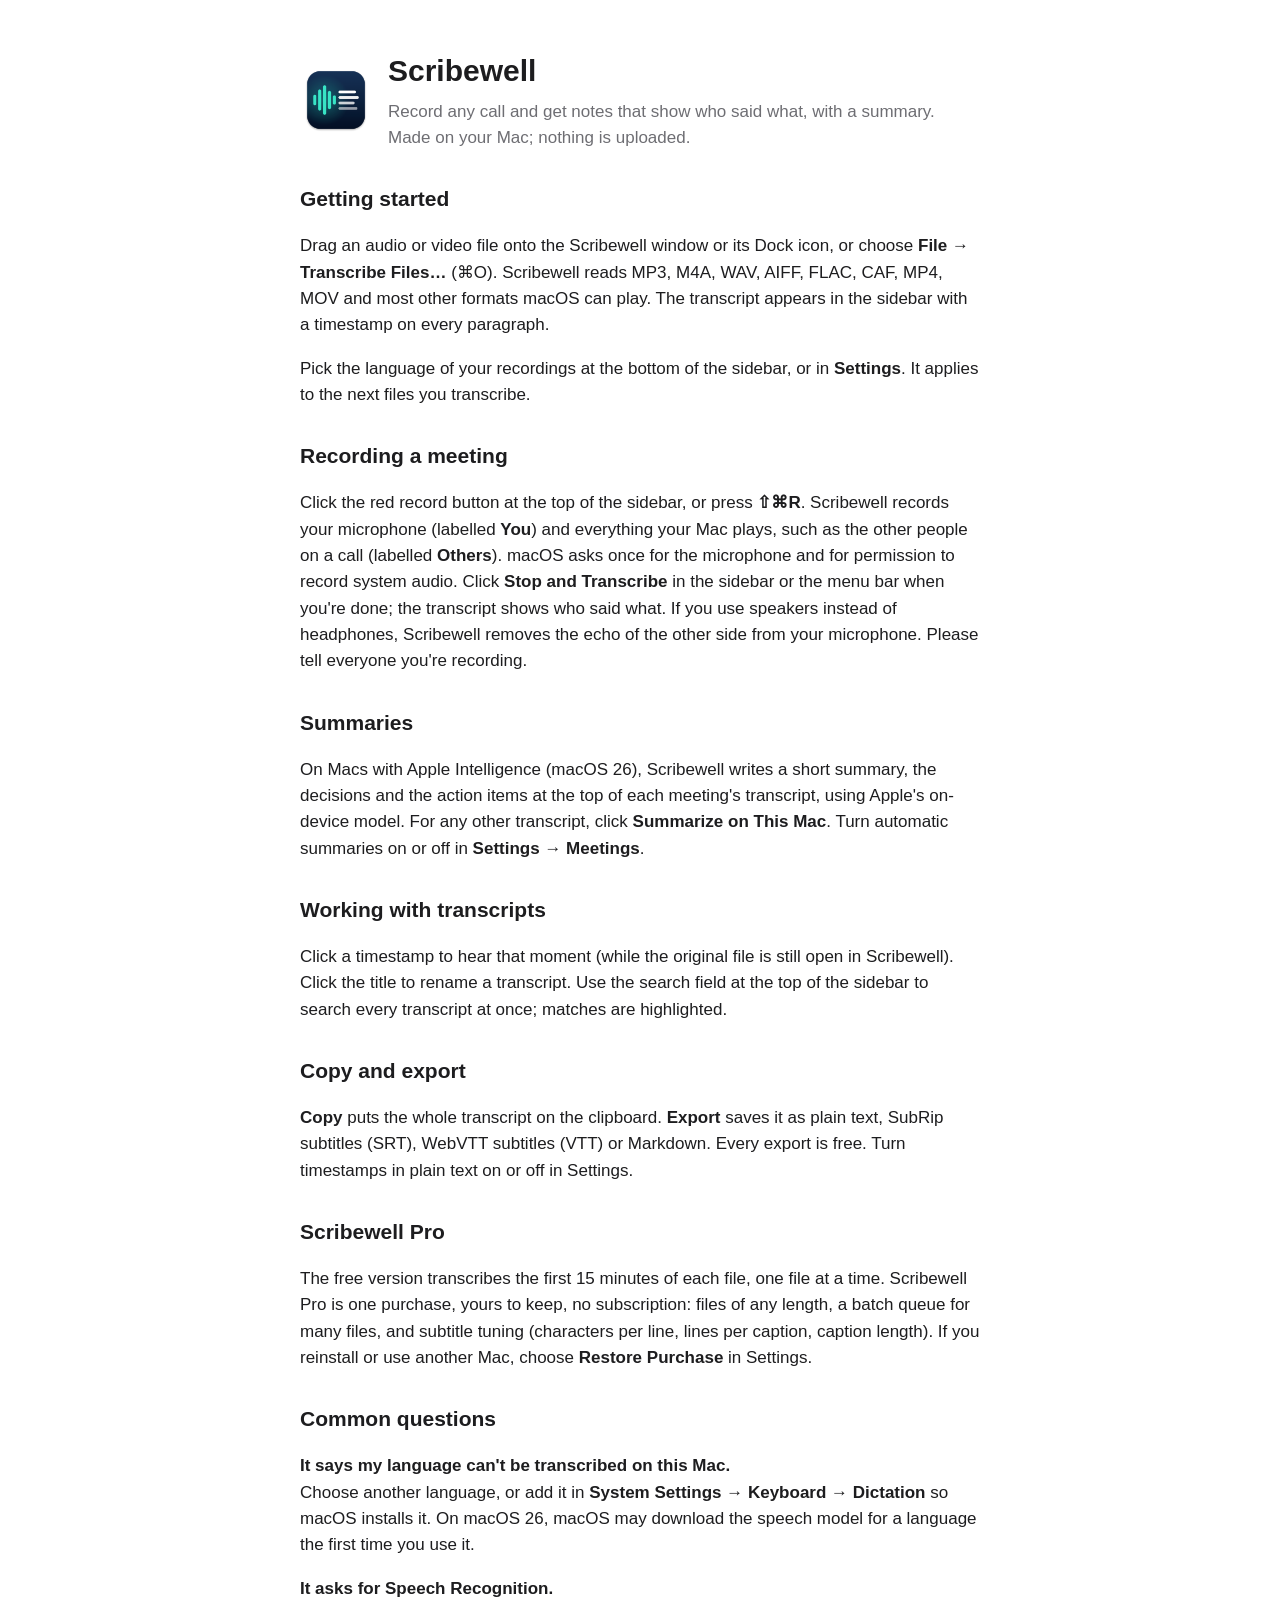
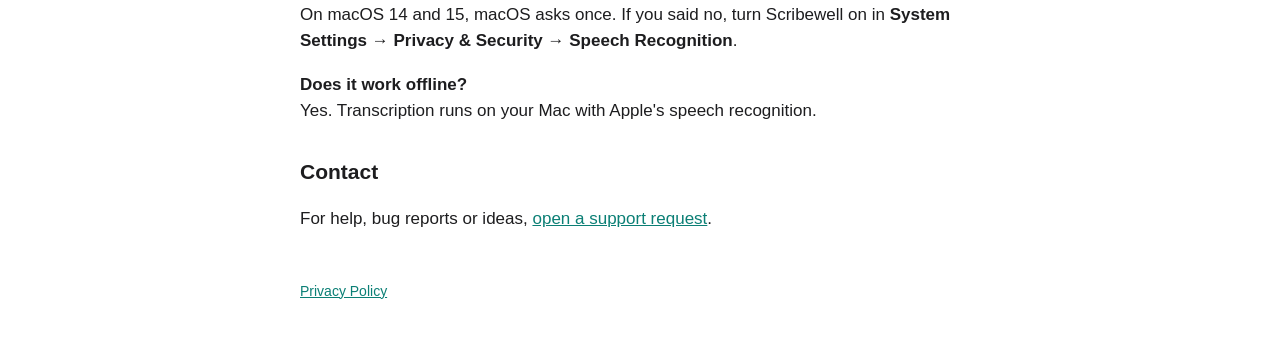
<file: index.html>
<!doctype html>
<html lang="en">
<head>
<meta charset="utf-8"><meta name="viewport" content="width=device-width, initial-scale=1">
<title>Scribewell Support</title>
<link rel="stylesheet" href="style.css">
</head>
<body><main>
<header><img src="icon.png" alt="Scribewell icon"><div><h1>Scribewell</h1><p class="sub">Record any call and get notes that show who said what, with a summary. Made on your Mac; nothing is uploaded.</p></div></header>

<h2>Getting started</h2>
<p>Drag an audio or video file onto the Scribewell window or its Dock icon, or choose <strong>File → Transcribe Files…</strong> (⌘O). Scribewell reads MP3, M4A, WAV, AIFF, FLAC, CAF, MP4, MOV and most other formats macOS can play. The transcript appears in the sidebar with a timestamp on every paragraph.</p>
<p>Pick the language of your recordings at the bottom of the sidebar, or in <strong>Settings</strong>. It applies to the next files you transcribe.</p>

<h2>Recording a meeting</h2>
<p>Click the red record button at the top of the sidebar, or press <strong>⇧⌘R</strong>. Scribewell records your microphone (labelled <strong>You</strong>) and everything your Mac plays, such as the other people on a call (labelled <strong>Others</strong>). macOS asks once for the microphone and for permission to record system audio. Click <strong>Stop and Transcribe</strong> in the sidebar or the menu bar when you're done; the transcript shows who said what. If you use speakers instead of headphones, Scribewell removes the echo of the other side from your microphone. Please tell everyone you're recording.</p>

<h2>Summaries</h2>
<p>On Macs with Apple Intelligence (macOS 26), Scribewell writes a short summary, the decisions and the action items at the top of each meeting's transcript, using Apple's on-device model. For any other transcript, click <strong>Summarize on This Mac</strong>. Turn automatic summaries on or off in <strong>Settings → Meetings</strong>.</p>

<h2>Working with transcripts</h2>
<p>Click a timestamp to hear that moment (while the original file is still open in Scribewell). Click the title to rename a transcript. Use the search field at the top of the sidebar to search every transcript at once; matches are highlighted.</p>

<h2>Copy and export</h2>
<p><strong>Copy</strong> puts the whole transcript on the clipboard. <strong>Export</strong> saves it as plain text, SubRip subtitles (SRT), WebVTT subtitles (VTT) or Markdown. Every export is free. Turn timestamps in plain text on or off in Settings.</p>

<h2>Scribewell Pro</h2>
<p>The free version transcribes the first 15 minutes of each file, one file at a time. Scribewell Pro is one purchase, yours to keep, no subscription: files of any length, a batch queue for many files, and subtitle tuning (characters per line, lines per caption, caption length). If you reinstall or use another Mac, choose <strong>Restore Purchase</strong> in Settings.</p>

<h2>Common questions</h2>
<p><strong>It says my language can't be transcribed on this Mac.</strong><br>Choose another language, or add it in <strong>System Settings → Keyboard → Dictation</strong> so macOS installs it. On macOS 26, macOS may download the speech model for a language the first time you use it.</p>
<p><strong>It asks for Speech Recognition.</strong><br>On macOS 14 and 15, macOS asks once. If you said no, turn Scribewell on in <strong>System Settings → Privacy &amp; Security → Speech Recognition</strong>.</p>
<p><strong>Does it work offline?</strong><br>Yes. Transcription runs on your Mac with Apple's speech recognition.</p>

<h2>Contact</h2>
<p>For help, bug reports or ideas, <a href="https://github.com/abdeljalil1/scribewell-site/issues/new">open a support request</a>.</p>

<footer><a href="privacy.html">Privacy Policy</a></footer>
</main></body>
</html>
</file>
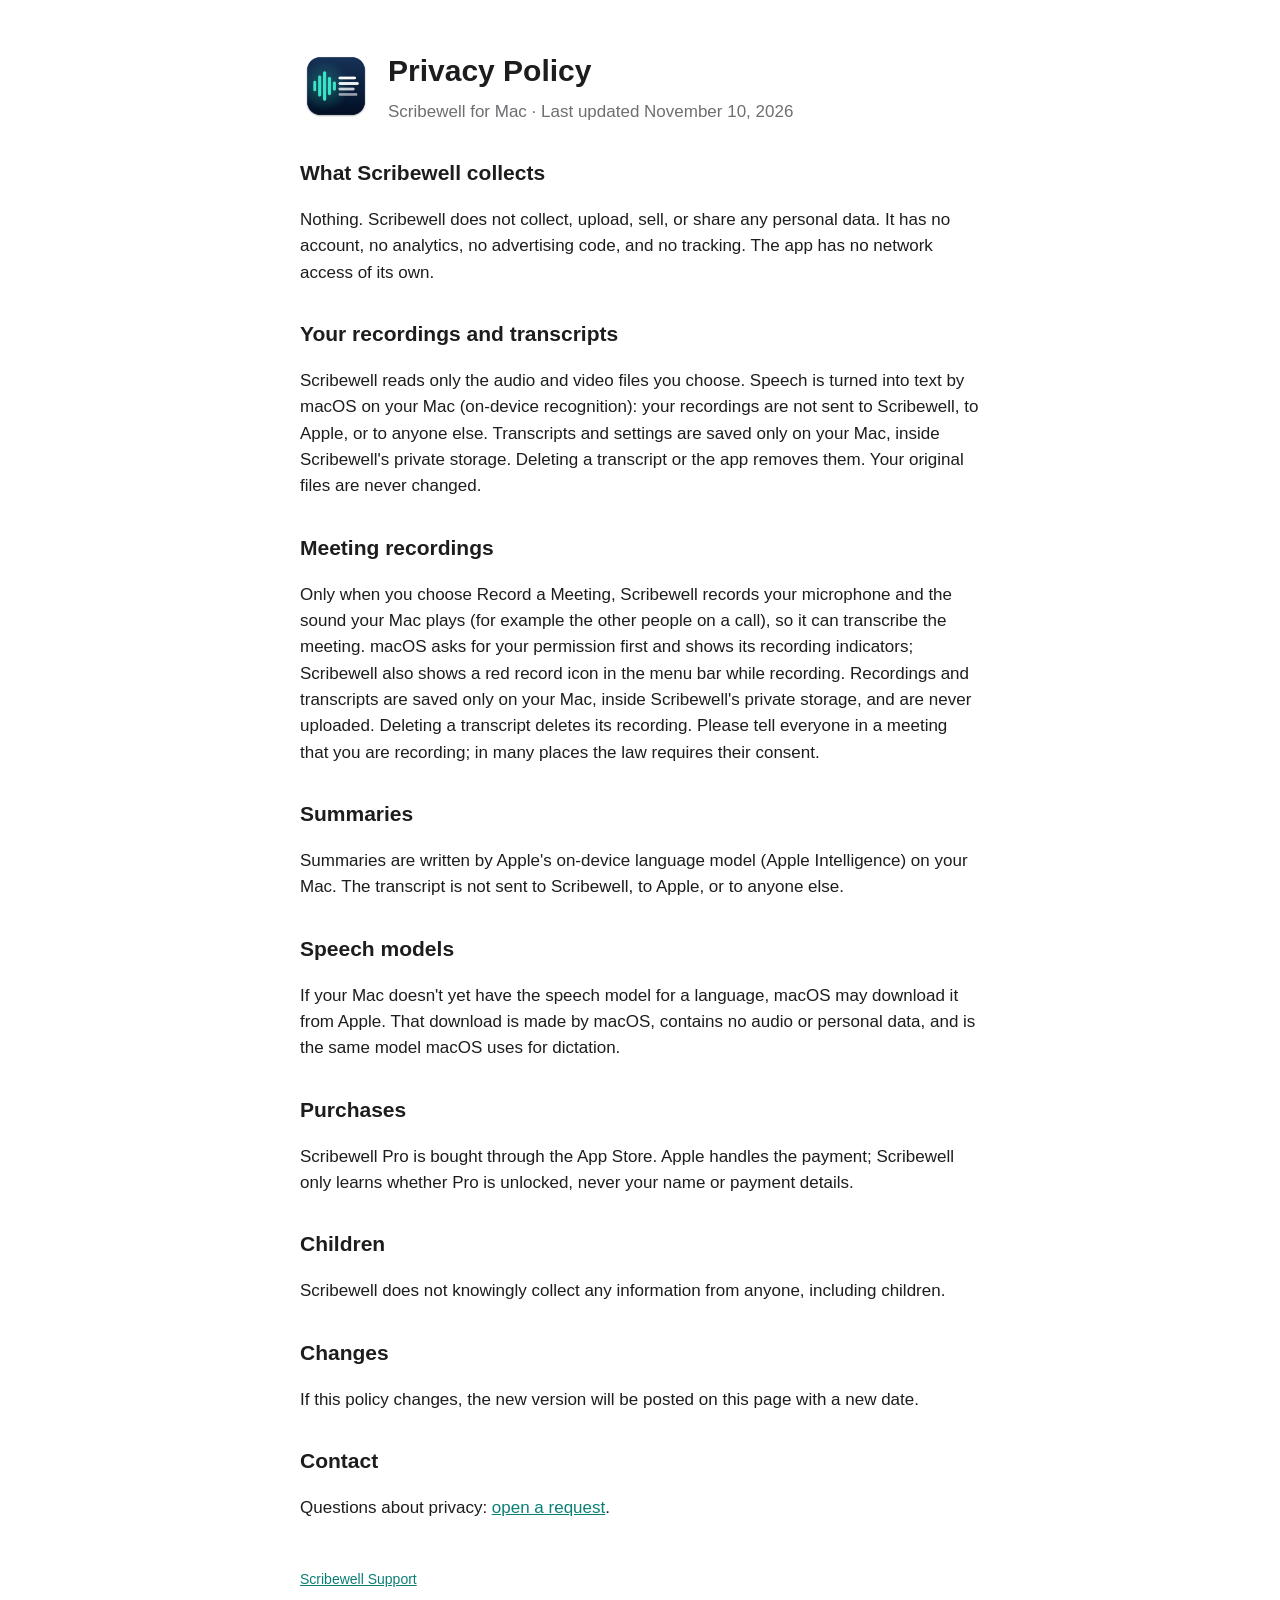
<file: privacy.html>
<!doctype html>
<html lang="en">
<head>
<meta charset="utf-8"><meta name="viewport" content="width=device-width, initial-scale=1">
<title>Scribewell Privacy Policy</title>
<link rel="stylesheet" href="style.css">
</head>
<body><main>
<header><img src="icon.png" alt="Scribewell icon"><div><h1>Privacy Policy</h1><p class="sub">Scribewell for Mac · Last updated November 10, 2026</p></div></header>

<h2>What Scribewell collects</h2>
<p>Nothing. Scribewell does not collect, upload, sell, or share any personal data. It has no account, no analytics, no advertising code, and no tracking. The app has no network access of its own.</p>

<h2>Your recordings and transcripts</h2>
<p>Scribewell reads only the audio and video files you choose. Speech is turned into text by macOS on your Mac (on-device recognition): your recordings are not sent to Scribewell, to Apple, or to anyone else. Transcripts and settings are saved only on your Mac, inside Scribewell's private storage. Deleting a transcript or the app removes them. Your original files are never changed.</p>

<h2>Meeting recordings</h2>
<p>Only when you choose Record a Meeting, Scribewell records your microphone and the sound your Mac plays (for example the other people on a call), so it can transcribe the meeting. macOS asks for your permission first and shows its recording indicators; Scribewell also shows a red record icon in the menu bar while recording. Recordings and transcripts are saved only on your Mac, inside Scribewell's private storage, and are never uploaded. Deleting a transcript deletes its recording. Please tell everyone in a meeting that you are recording; in many places the law requires their consent.</p>

<h2>Summaries</h2>
<p>Summaries are written by Apple's on-device language model (Apple Intelligence) on your Mac. The transcript is not sent to Scribewell, to Apple, or to anyone else.</p>

<h2>Speech models</h2>
<p>If your Mac doesn't yet have the speech model for a language, macOS may download it from Apple. That download is made by macOS, contains no audio or personal data, and is the same model macOS uses for dictation.</p>

<h2>Purchases</h2>
<p>Scribewell Pro is bought through the App Store. Apple handles the payment; Scribewell only learns whether Pro is unlocked, never your name or payment details.</p>

<h2>Children</h2>
<p>Scribewell does not knowingly collect any information from anyone, including children.</p>

<h2>Changes</h2>
<p>If this policy changes, the new version will be posted on this page with a new date.</p>

<h2>Contact</h2>
<p>Questions about privacy: <a href="https://github.com/abdeljalil1/scribewell-site/issues/new">open a request</a>.</p>

<footer><a href="index.html">Scribewell Support</a></footer>
</main></body>
</html>
</file>
<file: style.css>
:root { --bg: #ffffff; --text: #1d1d1f; --muted: #6e6e73; --accent: #0b7f75; }
@media (prefers-color-scheme: dark) { :root { --bg: #111114; --text: #f5f5f7; --muted: #a1a1a6; --accent: #3be3c4; } }
body { margin: 0; background: var(--bg); color: var(--text); font: 17px/1.55 -apple-system, BlinkMacSystemFont, "Segoe UI", sans-serif; }
main { max-width: 680px; margin: 0 auto; padding: 48px 16px; }
header { display: flex; align-items: center; gap: 16px; margin-bottom: 32px; }
header img { width: 72px; height: 72px; }
h1 { margin: 0; font-size: 30px; }
h2 { margin-top: 32px; font-size: 21px; }
p.sub { margin: 4px 0 0; color: var(--muted); }
a { color: var(--accent); }
footer { margin-top: 48px; color: var(--muted); font-size: 14px; }
</file>
